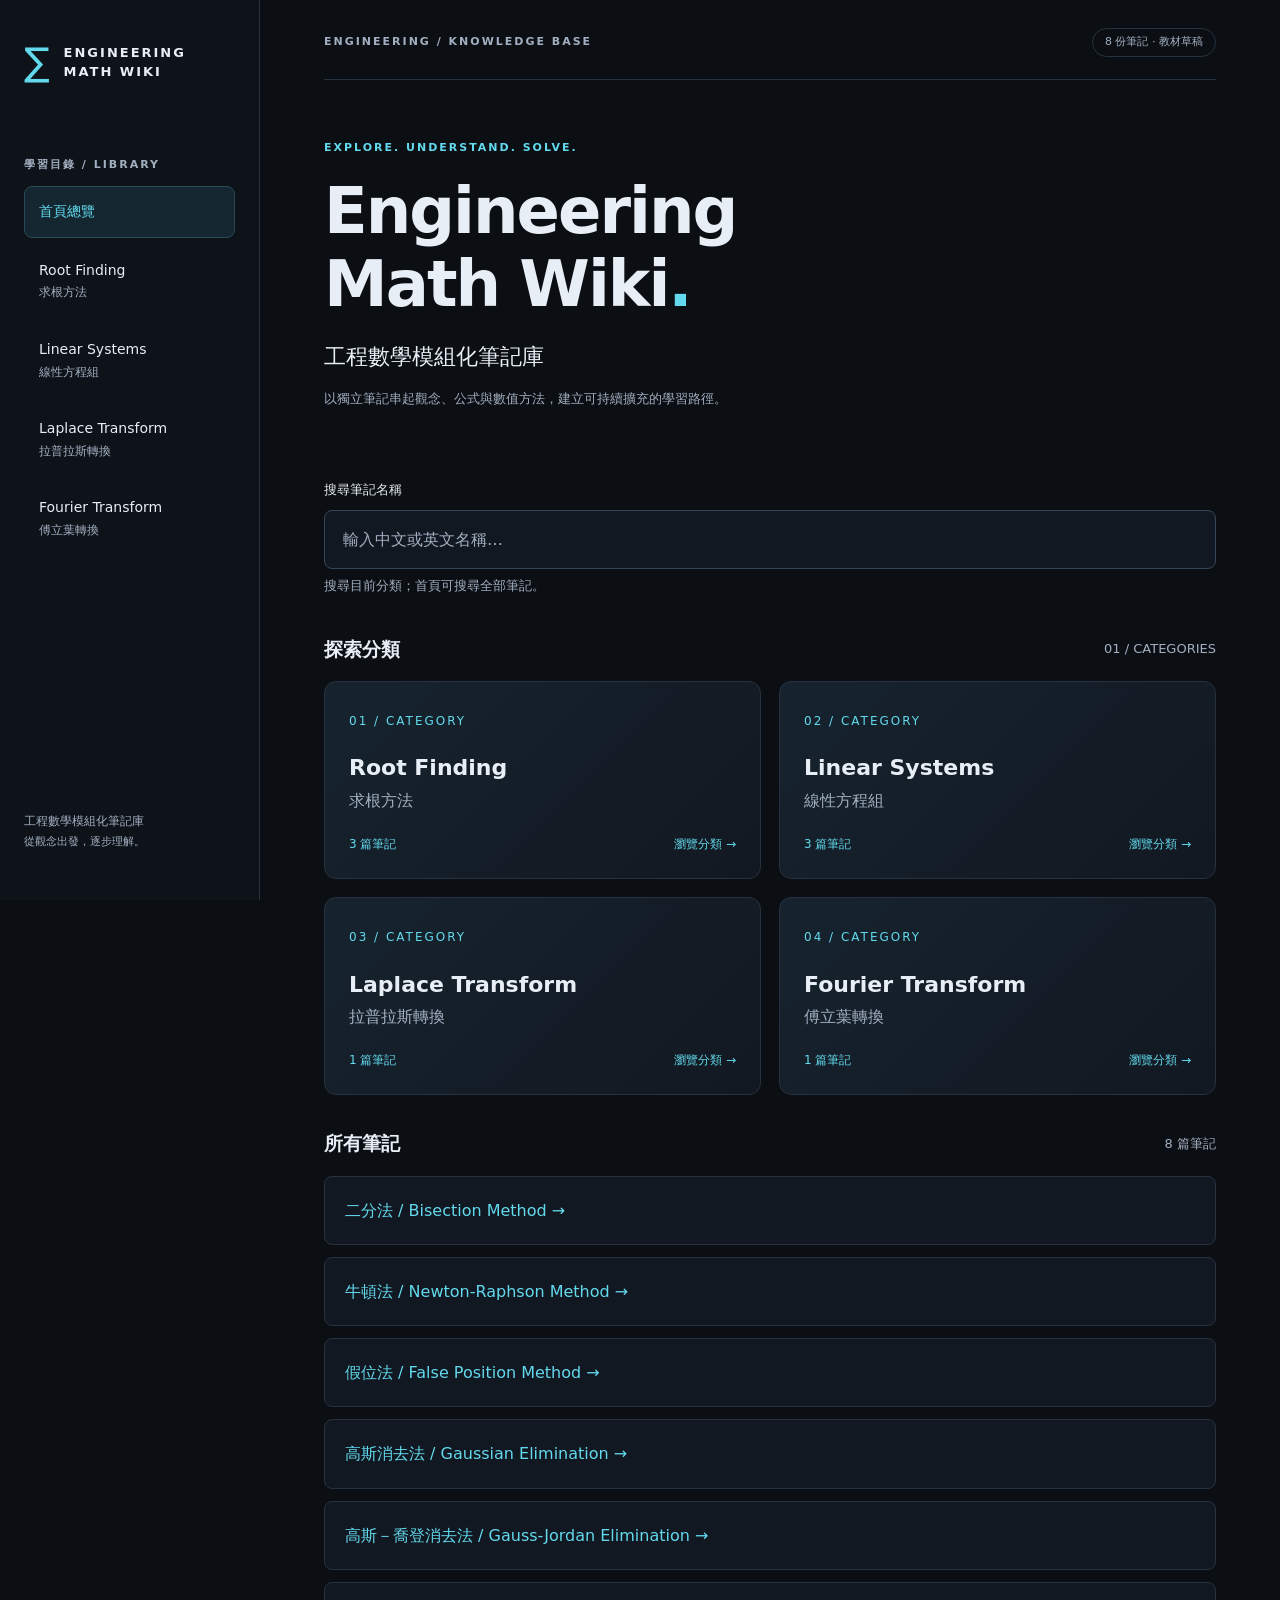
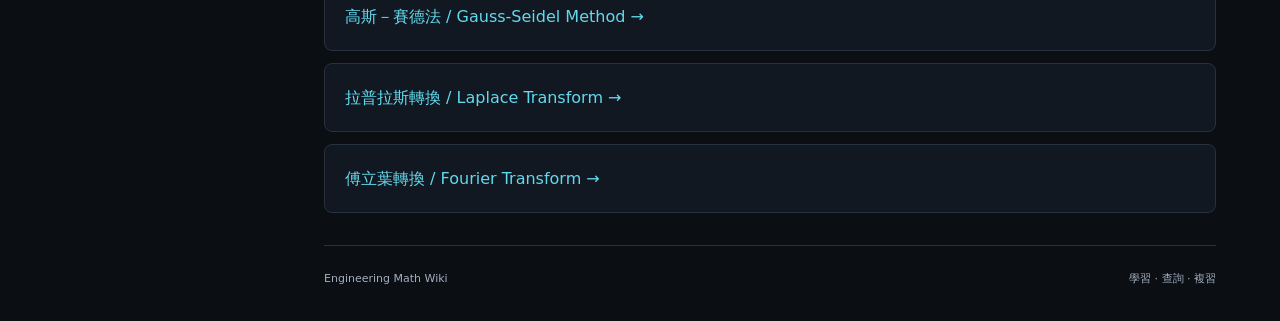
<file: index.html>
<!doctype html>
<html lang="zh-Hant">
<head>
  <meta charset="utf-8">
  <meta name="viewport" content="width=device-width, initial-scale=1">
  <meta name="color-scheme" content="dark">
  <meta name="description" content="工程數學模組化筆記庫：觀念、公式與數值方法的學習空間。">
  <title>Engineering Math Wiki｜工程數學模組化筆記庫</title>
  <link id="katex-style" rel="stylesheet" href="./assets/vendor/katex/katex.min.css">
  <link rel="stylesheet" href="./assets/css/style.css">
  <script src="./assets/vendor/katex/katex.min.js" defer></script>
  <script src="./assets/js/math-notation.js" defer></script>
  <script src="./assets/js/math-renderer.js" defer></script>
  <script src="./assets/js/calculators.js" defer></script>
  <script src="./assets/js/app.js" defer></script>
</head>
<body>
  <a class="skip-link" href="#main">跳至主要內容</a>
  <aside class="sidebar">
    <a class="brand" href="#home"><span class="brand-mark" aria-hidden="true">∑</span><span>ENGINEERING<br>MATH WIKI</span></a>
    <button class="menu-toggle" type="button" aria-expanded="false" aria-controls="navigation">開啟分類導覽</button>
    <nav id="navigation" aria-label="主要導覽">
      <p class="eyebrow">學習目錄 / LIBRARY</p>
      <a href="#home" data-route="home">首頁總覽</a>
      <a href="#category/root-finding" data-route="root-finding">Root Finding<span>求根方法</span></a>
      <a href="#category/linear-systems" data-route="linear-systems">Linear Systems<span>線性方程組</span></a>
      <a href="#category/laplace-transform" data-route="laplace-transform">Laplace Transform<span>拉普拉斯轉換</span></a>
      <a href="#category/fourier-transform" data-route="fourier-transform">Fourier Transform<span>傅立葉轉換</span></a>
    </nav>
    <p class="sidebar-footer">工程數學模組化筆記庫<br><span>從觀念出發，逐步理解。</span></p>
  </aside>
  <main id="main" tabindex="-1">
    <header class="page-header"><span class="eyebrow">ENGINEERING / KNOWLEDGE BASE</span><span class="badge">8 份筆記 · 教材草稿</span></header>
    <section class="hero" aria-labelledby="site-title">
      <p class="eyebrow accent">EXPLORE. UNDERSTAND. SOLVE.</p>
      <h1 id="site-title">Engineering<br>Math Wiki<span class="accent">.</span></h1>
      <p class="subtitle">工程數學模組化筆記庫</p>
      <p class="muted">以獨立筆記串起觀念、公式與數值方法，建立可持續擴充的學習路徑。</p>
    </section>
    <section class="search-panel" aria-label="搜尋筆記">
      <label for="search">搜尋筆記名稱</label>
      <input id="search" type="search" placeholder="輸入中文或英文名稱…" autocomplete="off" aria-describedby="search-hint">
      <p id="search-hint" class="muted">搜尋目前分類；首頁可搜尋全部筆記。</p>
    </section>
    <div id="load-error" class="error" role="alert" hidden></div>
    <noscript><p class="error">請啟用 JavaScript，以載入分類與筆記索引。</p></noscript>
    <section id="categories-section" aria-labelledby="categories-title">
      <div class="section-heading"><h2 id="categories-title">探索分類</h2><span class="muted">01 / CATEGORIES</span></div>
      <div id="category-cards" class="category-grid"></div>
    </section>
    <section aria-labelledby="notes-title">
      <div class="section-heading"><h2 id="notes-title">所有筆記</h2><span id="note-count" class="muted"></span></div>
      <div id="notes" aria-live="polite" aria-busy="true"><p class="empty">正在載入筆記索引…</p></div>
    </section>
    <p id="math-status" role="status" hidden></p>
    <section id="note-detail" class="detail" aria-labelledby="detail-title">
      <span class="eyebrow">NOTE WORKSPACE</span>
      <h2 id="detail-title">詳細筆記區</h2>
      <p class="muted">尚未選取筆記。未來載入資料包後，將在此呈現完整教學內容。</p>
      <ul class="section-preview"><li>觀念與先備知識</li><li>公式與符號</li><li>使用條件與步驟</li><li>完整例題</li><li>MATLAB 程式</li><li>互動計算（實作後提供）</li><li>優缺點與常見錯誤</li><li>參考來源</li></ul>
    </section>
    <footer class="main-footer">Engineering Math Wiki <span>學習 · 查詢 · 複習</span></footer>
  </main>
</body>
</html>
</file>
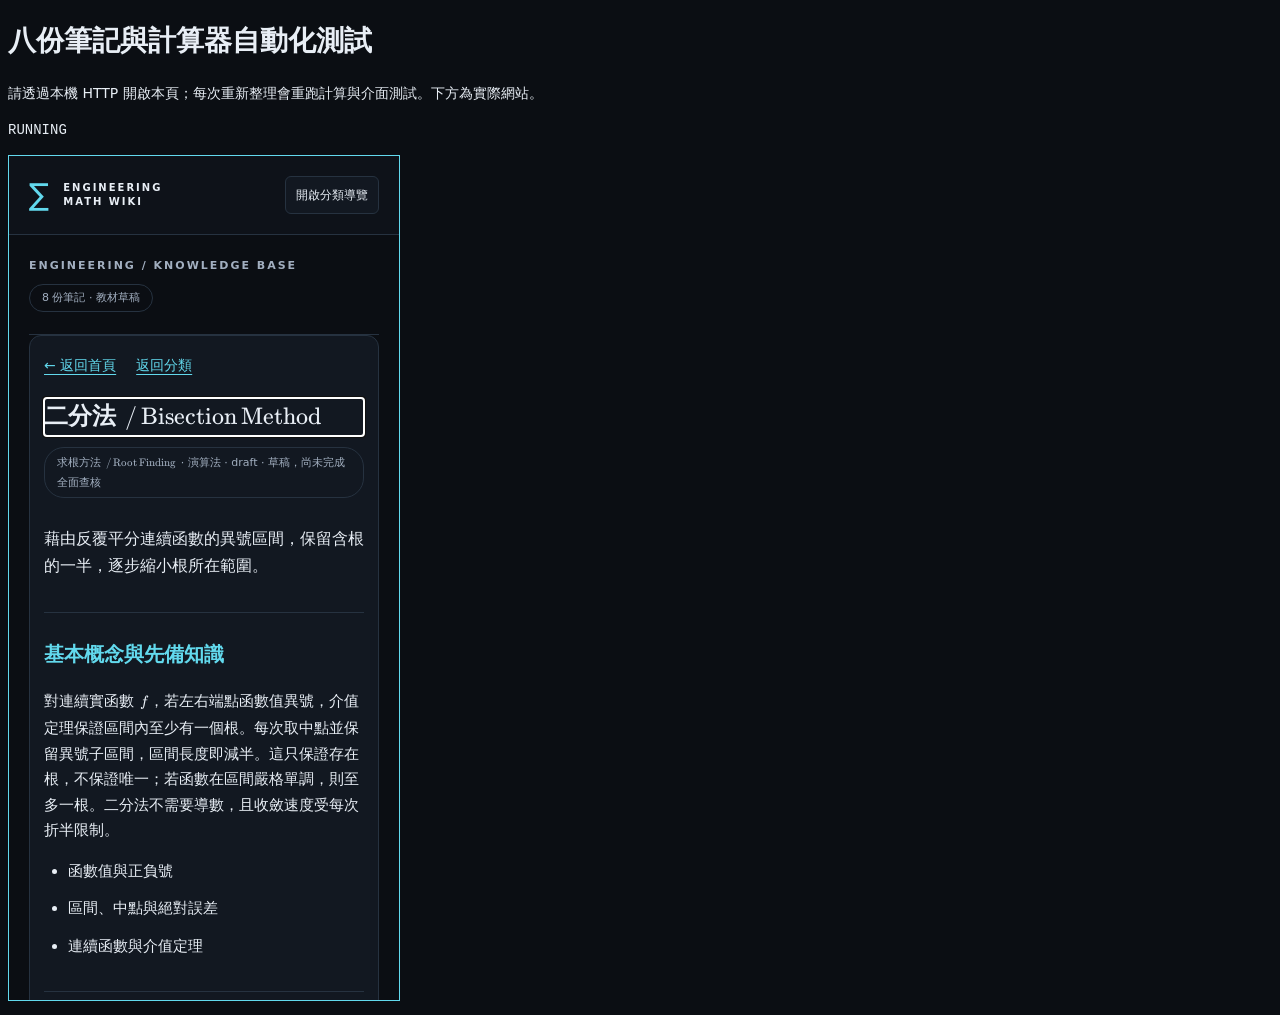
<file: scripts/calculators.test.html>
<!doctype html>
<html lang="zh-Hant">
<head>
<meta charset="utf-8"><meta name="viewport" content="width=device-width, initial-scale=1">
<title>八份筆記與計算器自動化測試</title>
<script src="../assets/js/calculators.js"></script>
<script src="./calculators.test.js"></script>
<script src="./newton-raphson.test.js"></script>
<script src="./pack-examples.test.js"></script>
<script src="./extended-calculators.test.js"></script>
<script src="./transforms.test.js"></script>
<style>body{background:#0b0e13;color:#e8eef5;font:14px/1.6 system-ui}pre{white-space:pre-wrap}iframe{border:1px solid #62d9ed;width:390px;height:844px;max-width:100%}</style>
</head>
<body>
<h1>八份筆記與計算器自動化測試</h1>
<p>請透過本機 HTTP 開啟本頁；每次重新整理會重跑計算與介面測試。下方為實際網站。</p>
<pre id="report" role="status">RUNNING</pre>
<iframe id="site" title="網站測試視窗" src="../index.html#note/bisection"></iframe>
<script>
(async()=>{
 const report=document.querySelector("#report"), frame=document.querySelector("#site");
 const lines=[];
 const check=(ok,title)=>{if(!ok)throw Error(title);lines.push("PASS "+title);};
 const sleep=ms=>new Promise(resolve=>setTimeout(resolve,ms));
 const wait=async(fn)=>{for(let i=0;i<200;i++){if(fn())return;await sleep(25);}throw Error("等待介面逾時");};
 try {
 const core=runCalculatorTests(MathCalculators);
 core.passed.forEach(title=>lines.push("PASS "+title));
 lines.push("DEFAULT RESULT: "+JSON.stringify({xr:core.defaultResult.xr,fr:core.defaultResult.fr,iterations:core.defaultResult.iterations}));
 await wait(()=>frame.contentDocument.querySelector(".calculator-form"));
 const w=frame.contentWindow,d=frame.contentDocument;
 const read=node=>w.MathDisplay?w.MathDisplay.sourceText(node):(node?.textContent||"");
 const pack=await(await fetch("../data/packs/root-finding/bisection.json")).json();
 const entry={id:pack.id,category:pack.category,title_zh:pack.title_zh,title_en:pack.title_en};
 const submit=()=>d.querySelector(".calculator-form").dispatchEvent(new w.Event("submit",{cancelable:true}));
 const value=(name,v)=>{const input=d.querySelector("#calc-"+name);input.value=v;input.dispatchEvent(new w.Event("input",{bubbles:true}));};
 check(d.querySelector("#calc-functionId").options.length===3,"UI 三個固定函數");
 check(d.querySelector("#calc-xl").value==="1"&&d.querySelector("#calc-xu").value==="2"&&d.querySelector("#calc-tolerance").value==="0.0001"&&d.querySelector("#calc-maxIterations").value==="50","UI 預設參數");
 check(read(d.querySelector("#calculator-help")).includes("|f(xr)| <= tolerance")&&read(d.querySelector("#calculator-help")).includes("相對近似誤差"),"UI 明示停止準則差異");
 submit();
 check(d.querySelector(".calculator-success")&&d.querySelectorAll(".iteration-table tbody tr").length===core.defaultResult.iterations,"UI 正常計算、結果與迭代表");
 check(read(d.querySelector(".calculator-output")).includes(String(core.defaultResult.xr)),"UI 顯示近似根");
 value("maxIterations","1");check(!read(d.querySelector(".calculator-output")),"參數變更清除舊結果");
 submit();check(read(d.querySelector(".calculator-warning")).includes("尚未收斂至指定條件"),"UI 迭代不足提示");
 value("xl","2");value("xu","3");submit();check(read(d.querySelector(".calculator-status.error")).includes("同號"),"UI 同號錯誤");
 value("xl","1");value("xu","2");
 for(const invalid of ["0","-1",""]){value("tolerance",invalid);submit();check(Boolean(d.querySelector(".calculator-status.error")),"UI 無效 tolerance "+invalid);}
 value("tolerance","0.0001");value("maxIterations","1.5");submit();check(Boolean(d.querySelector(".calculator-status.error")),"UI 非整數迭代次數");
 value("maxIterations","1001");submit();check(Boolean(d.querySelector(".calculator-status.error")),"UI 迭代次數上限");
 value("maxIterations","50");
 value("functionId","cosine");value("xl","0");value("xu","1");submit();check(Boolean(d.querySelector(".calculator-success")),"UI 切換 cos 函數");
 value("functionId","cubic");value("xl","1");value("xu","2");submit();check(Boolean(d.querySelector(".calculator-success")),"UI 切換三次函數");
 check(d.documentElement.scrollWidth<=390,"390px 手機版無整頁橫向溢出");
 check(w.getComputedStyle(d.querySelector(".calculator-form")).gridTemplateColumns.split(" ").length===1,"手機表單單欄");
 check(read(d.querySelector("pre code"))===pack.matlab_code,"既有 MATLAB 換行縮排未改");
 const collect=v=>typeof v==="string"?[v]:v&&typeof v==="object"?Object.values(v).flatMap(collect):[];
 for(const key of ["summary","concept","prerequisites","formulas","symbols","conditions","steps","example","matlab_explanation","advantages","limitations","common_mistakes","sources"]) {
 check(collect(pack[key]).every(t=>read(d.querySelector("#note-detail")).includes(t)),"教學欄位保留 "+key);
 }
 w.renderPack({...pack,calculator_id:null},entry);check(!d.querySelector(".calculator-form"),"null calculator 不顯示執行按鈕");
 w.renderPack({...pack,calculator_id:"not-implemented"},entry);check(!d.querySelector(".calculator-form"),"未實作 calculator 不顯示執行按鈕");
 w.location.hash="#home";await wait(()=>!d.querySelector("#notes").closest("section").hidden);
 for(const q of ["二分法","Bisection"]){
 const input=d.querySelector("#search");input.value=q;input.dispatchEvent(new w.Event("input"));
 check(d.querySelectorAll(".note-list a").length===1,"搜尋 "+q);
 }
 d.querySelector(".note-list a").click();await wait(()=>d.querySelector(".calculator-form")&&!d.querySelector("#note-detail").hidden);
 check(true,"搜尋結果可進入計算器筆記");
 const searchInput=d.querySelector("#search");searchInput.value="";searchInput.dispatchEvent(new w.Event("input"));
 w.location.hash="#category/root-finding";await sleep(100);check(d.querySelectorAll(".note-list a").length===3,"Root Finding 導覽");
 w.location.hash="#category/linear-systems";await sleep(100);check(d.querySelectorAll(".note-list a").length===3,"Linear Systems 導覽");
 w.location.hash="#note/bisection";await wait(()=>d.querySelector(".calculator-form")&&!d.querySelector("#note-detail").hidden);submit();
 frame.style.width="1280px";await d.fonts.ready;await sleep(50);check(d.documentElement.scrollWidth<=1280,"1280px 桌面版無整頁橫向溢出");
 frame.style.width="390px";

 const newtonCore=runNewtonTests(MathCalculators);
 newtonCore.passed.forEach(title=>lines.push("PASS "+title));
 lines.push("NEWTON DEFAULT: "+JSON.stringify({xr:newtonCore.defaultResult.xr,fr:newtonCore.defaultResult.fr,iterations:newtonCore.defaultResult.iterations}));
 const manifest=await(await fetch("../data/manifest.json")).json();
 w.validateManifest(manifest);
 check(manifest.categories.length===4&&manifest.packs.length===8,"索引四分類與八資料包");
 const ids=new Set();
 for(const item of manifest.packs){
  const data=await(await fetch("../"+item.path.slice(2))).json();
  w.validatePack(data,item);
  check(!ids.has(data.id),"JSON ID 唯一 "+data.id);ids.add(data.id);
  check(data.calculator_id===data.id,"計算器 ID 存在 "+data.id);
 }
 w.location.hash="#home";await wait(()=>!d.querySelector("#notes").closest("section").hidden);
 for(const q of ["牛頓法","Newton","newton-raphson"]){
  const input=d.querySelector("#search");input.value=q;input.dispatchEvent(new w.Event("input"));
  check(d.querySelectorAll(".note-list a").length===1&&d.querySelector(".note-list a").getAttribute("href")==="#note/newton-raphson","Newton 搜尋 "+q);
 }
 d.querySelector(".note-list a").click();await wait(()=>d.querySelector("#calc-x0")&&!d.querySelector("#note-detail").hidden);
 const newtonPack=await(await fetch("../data/packs/root-finding/newton-raphson.json")).json();
 check(read(d.querySelector("#detail-title")).includes("牛頓法"),"Newton 點擊載入筆記");
 check(d.querySelector("#calc-x0").value==="1.5"&&d.querySelector("#calc-tolerance").value==="0.0001"&&d.querySelector("#calc-maxIterations").value==="50","Newton UI 預設值");
 check(d.querySelector("#calc-functionId").options.length===3&&read(d.querySelector("#calc-functionId")).includes("2x"),"Newton UI 三個函數與導數");
 submit();check(d.querySelector(".calculator-success")&&d.querySelectorAll(".iteration-table tbody tr").length===2,"Newton UI 成功與兩列更新");
 check(read(d.querySelector(".calculator-output")).includes(String(newtonCore.defaultResult.xr)),"Newton UI 近似根");
 check(read(d.querySelector("#calculator-help")).includes("|f(x)| <= tolerance"),"Newton UI 殘差意義清楚");
 value("x0","0");submit();check(read(d.querySelector(".calculator-warning")).includes("導數"),"Newton UI 零導數失敗");
 value("x0","1e-15");submit();check(read(d.querySelector(".calculator-warning")).includes("接近零"),"Newton UI 近零導數失敗");
 value("x0","1.5");value("maxIterations","1");submit();check(read(d.querySelector(".calculator-warning")).includes("尚未收斂"),"Newton UI 不足迭代失敗");
 value("maxIterations","50");
 for(const name of ["x0","tolerance"]){value(name,"");submit();check(Boolean(d.querySelector(".calculator-status.error")),"Newton UI 空值 "+name);value(name,name==="x0"?"1.5":"0.0001");}
 value("tolerance","0");submit();check(Boolean(d.querySelector(".calculator-status.error")),"Newton UI 零誤差失敗");
 value("tolerance","0.0001");value("x0","1e308");submit();check(read(d.querySelector(".calculator-warning")).includes("有限"),"Newton UI 數值失敗");
 value("x0","1.5");submit();
 frame.style.width="390px";await d.fonts.ready;await sleep(50);check(d.documentElement.scrollWidth<=390,"Newton 手機版無橫向溢出");
 frame.style.width="1280px";await d.fonts.ready;await sleep(50);check(d.documentElement.scrollWidth<=1280,"Newton 桌面版無橫向溢出");
 check(read(d.querySelector("pre code"))===newtonPack.matlab_code,"Newton MATLAB 換行縮排");
 for(const key of ["summary","concept","prerequisites","formulas","symbols","conditions","steps","example","matlab_explanation","advantages","limitations","common_mistakes","sources"]){
  check(collect(newtonPack[key]).every(t=>read(d.querySelector("#note-detail")).includes(t)),"Newton 全文呈現 "+key);
 }
 const newtonEntry=manifest.packs.find(item=>item.id==="newton-raphson");
 w.renderPack({...newtonPack,calculator_id:null},newtonEntry);check(!d.querySelector(".calculator-form"),"Newton null ID 不顯示計算器");
 frame.style.width="390px";


 runPackExampleTests().forEach(title=>lines.push("PASS "+title));
 const fullManifest=await(await fetch("../data/manifest.json")).json();
 const input=d.querySelector("#search");
 input.value="";input.dispatchEvent(new w.Event("input"));
 w.location.hash="#home";await wait(()=>!d.querySelector("#notes").closest("section").hidden);
 check(d.querySelectorAll(".note-list a").length===8,"首頁八份筆記");
 for(const category of fullManifest.categories){
  w.location.hash="#category/"+category.id;await sleep(100);
  check(d.querySelectorAll(".note-list a").length===fullManifest.packs.filter(p=>p.category===category.id).length,"分類筆記數 "+category.id);
 }
 const newIds=["false-position","gaussian-elimination","gauss-jordan","gauss-seidel"];
 for(const item of fullManifest.packs){
  const p=await(await fetch("../"+item.path.slice(2))).json();
  w.validatePack(p,item);
  for(const query of [item.title_zh,item.title_en]){
   w.location.hash="#home";await sleep(75);
   input.value=query;input.dispatchEvent(new w.Event("input"));
   const anchor=[...d.querySelectorAll(".note-list a")].find(a=>a.getAttribute("href")==="#note/"+item.id);
   check(Boolean(anchor),"六份中英文搜尋 "+item.id+" "+query);
   anchor.click();await wait(()=>!d.querySelector("#note-detail").hidden&&read(d.querySelector("pre code"))===p.matlab_code&&d.querySelector("#note-detail").getAttribute("aria-busy")==="false");
  }
  check(read(d.querySelector("#detail-title")).includes(item.title_zh),"詳細頁標題 "+item.id);
  for(const key of ["summary","concept","prerequisites","formulas","symbols","conditions","steps","example","matlab_explanation","advantages","limitations","common_mistakes","sources"]){
   check(collect(p[key]).every(t=>read(d.querySelector("#note-detail")).includes(t)),"六份非空欄位 "+item.id+" "+key);
  }
  check(read(d.querySelector("pre code"))===p.matlab_code,"六份 MATLAB 逐字保留 "+item.id);
  if(newIds.includes(item.id)){
   check(p.status==="draft"&&p.calculator_id===p.id,"新筆記 draft/對應計算器 "+item.id);
   check(Boolean(d.querySelector(".calculator-form")),"新筆記實際計算器 "+item.id);
   frame.style.width="390px";await d.fonts.ready;await sleep(50);check(d.documentElement.scrollWidth<=390,"新筆記手機無整頁橫向溢出 "+item.id);
  }else{
   submit();check(Boolean(d.querySelector(".calculator-success")),"既有計算器仍可執行 "+item.id);
  }
 }
 input.value="";input.dispatchEvent(new w.Event("input"));


 runExtendedCalculatorTests(MathCalculators).forEach(t=>lines.push("PASS "+t));
 const openNote=async(id)=>{
  w.location.hash="#note/"+id;
  await wait(()=>!d.querySelector("#note-detail").hidden&&d.querySelector("#note-detail").getAttribute("aria-busy")==="false"&&read(d.querySelector("#detail-title")).includes(fullManifest.packs.find(p=>p.id===id).title_en)&&d.querySelector(".calculator-form"));
 };
 await openNote("false-position");
 submit();check(d.querySelector(".calculator-success")&&d.querySelectorAll(".iteration-table tbody tr").length===6,"假位 UI 迭代表與結果");
 value("xl","2");value("xu","3");submit();check(read(d.querySelector(".calculator-status.error")).includes("同號"),"假位 UI 無效區間");
 value("xl","1");value("xu","2");value("maxIterations","1");submit();check(Boolean(d.querySelector(".calculator-warning")),"假位 UI 不足迭代");
 const setMatrix=(A,b)=>{
  const size=d.querySelector("#matrix-size");size.value=String(A.length);size.dispatchEvent(new w.Event("change",{bubbles:true}));
  A.forEach((row,i)=>row.forEach((v,j)=>{const input=d.querySelector("#matrix-a-"+i+"-"+j);input.value=String(v);input.dispatchEvent(new w.Event("input",{bubbles:true}));}));
  b.forEach((v,i)=>{const input=d.querySelector("#matrix-b-"+i);input.value=String(v);input.dispatchEvent(new w.Event("input",{bubbles:true}));});
 };
 const answer=()=>[...d.querySelectorAll(".calculator-summary dt")].flatMap(dt=>/^x\d+$/.test(read(dt))?[Number(read(dt.nextElementSibling))]:[]);
 for(const id of ["gaussian-elimination","gauss-jordan","gauss-seidel"]){
  await openNote(id);
  setMatrix([[4,1],[1,3]],[9,7]);submit();
  check(Boolean(d.querySelector(".calculator-success")),"矩陣 2x2 UI 成功 "+id);
  check(answer().length===2&&Math.abs(answer()[0]-20/11)<1e-4&&Math.abs(answer()[1]-19/11)<1e-4,"矩陣 UI 指定解 "+id);
  check(read(d.querySelector(".calculator-output")).includes("殘差"),"矩陣 UI 殘差 "+id);
  if(id==="gaussian-elimination")check(read(d.querySelector(".calculator-output")).includes("向後代入"),"高斯 UI 回代");
  if(id!=="gauss-seidel")check(d.querySelectorAll(".matrix-steps .matrix-display").length>1,"直接法 UI 矩陣過程 "+id);
  setMatrix(id==="gauss-seidel"?[[4,1,0],[1,4,1],[0,1,3]]:[[0,2,1],[2,1,1],[1,1,3]],id==="gauss-seidel"?[6,12,11]:[7,7,12]);submit();
  check(answer().length===3&&answer().every((v,i)=>Math.abs(v-i-1)<1e-4),"矩陣 3x3 UI "+id);
  check(d.querySelectorAll(".matrix-grid input").length===12,"矩陣尺寸重建 "+id);
  frame.style.width="390px";await d.fonts.ready;await sleep(50);check(d.documentElement.scrollWidth<=390,"矩陣手機無整頁溢出 "+id);
  check([...d.querySelectorAll(".matrix-grid input")].every(i=>i.getBoundingClientRect().height>=44),"矩陣手機觸控高度 "+id);
  const bad=d.querySelector("#matrix-a-0-0");bad.value="";bad.dispatchEvent(new w.Event("input",{bubbles:true}));submit();check(Boolean(d.querySelector(".calculator-status.error")),"矩陣 UI 留白錯誤 "+id);
  if(id==="gauss-seidel"){
   setMatrix([[0,1],[1,3]],[1,2]);submit();check(read(d.querySelector(".calculator-status.error")).includes("對角"),"賽德 UI 零對角");
   setMatrix([[1,2],[2,5]],[3,7]);const limit=d.querySelector("#matrix-maxIterations");limit.value="1000";submit();
   check(d.querySelector(".calculator-success")&&read(d.querySelector(".convergence-hint")).includes("仍可能收斂"),"賽德 UI 非對角優勢提示");
   setMatrix([[1,2],[2,1]],[3,3]);submit();check(read(d.querySelector(".calculator-warning")).includes("疑似發散"),"賽德 UI 發散");
  }else{
   setMatrix([[1,2],[2,4]],[3,6]);submit();check(d.querySelector(".calculator-warning")&&!d.querySelector(".calculator-summary"),"直接法 UI 無假唯一解 "+id);
  }
 }
 frame.style.width="1280px";await d.fonts.ready;await sleep(50);check(d.documentElement.scrollWidth<=1280,"矩陣桌面無整頁溢出");


 runTransformTests(MathCalculators).forEach(t=>lines.push("PASS "+t));
 const transformValue=(name,v)=>{
  const input=d.querySelector("#transform-"+name);input.value=String(v);
  input.dispatchEvent(new w.Event(name==="functionId"?"change":"input",{bubbles:true}));
 };
 const transformResult=title=>{const dt=[...d.querySelectorAll(".transform-output dt")].find(dt=>read(dt)===title);return dt?read(dt.nextElementSibling):undefined;};
 await openNote("laplace-transform");
 check(d.querySelector("#transform-functionId").options.length===4,"Laplace UI four fixed functions");
 submit();check(d.querySelector(".calculator-success")&&Math.abs(Number(transformResult("F(s) 實部"))-.3)<1e-12&&Math.abs(Number(transformResult("F(s) 虛部"))+.1)<1e-12,"Laplace UI complex example");
 transformValue("omega",0);submit();check(Math.abs(Number(transformResult("F(s) 實部"))-1/3)<1e-12,"Laplace UI real example");
 transformValue("sigma",-3);submit();
 check(read(d.querySelector(".calculator-warning")).includes("積分不收斂")&&transformResult("F(s) 實部")===undefined,"Laplace UI ROC hides numeric value");
 transformValue("functionId","sine");transformValue("sigma",1);transformValue("b",2);submit();
 check(Math.abs(Number(transformResult("F(s) 實部"))-.4)<1e-12,"Laplace UI sine .4");
 check(d.querySelector("#transform-a").disabled&&!d.querySelector("#transform-b").disabled,"Laplace UI conditional parameters");
 transformValue("b",0);submit();check(Boolean(d.querySelector(".calculator-status.error")),"Laplace UI invalid b");
 transformValue("functionId","constant");submit();check(Boolean(d.querySelector(".calculator-success")),"Laplace UI ignores inactive parameters");
 frame.style.width="390px";await d.fonts.ready;await sleep(50);check(d.documentElement.scrollWidth<=390,"Laplace mobile width");
 await openNote("fourier-transform");
 check(d.querySelector("#transform-functionId").options.length===3,"Fourier UI three fixed functions");
 submit();check(Number(transformResult("F(ω)"))===2,"Fourier UI exponential omega0");
 transformValue("omega",1);submit();check(Number(transformResult("F(ω)"))===1,"Fourier UI exponential omega1");
 transformValue("functionId","gaussian");transformValue("omega",0);submit();check(Math.abs(Number(transformResult("F(ω)"))-Math.sqrt(Math.PI))<1e-12,"Fourier UI Gaussian");
 transformValue("functionId","rectangle");transformValue("A",2);transformValue("T",3);submit();
 check(Number(transformResult("F(ω)"))===6&&Number(transformResult("幅度 |F(ω)|"))===6,"Fourier UI rectangle zero frequency");
 check(d.querySelector("#transform-a").disabled&&!d.querySelector("#transform-T").disabled,"Fourier UI conditional parameters");
 transformValue("T",0);submit();check(Boolean(d.querySelector(".calculator-status.error")),"Fourier UI invalid T");
 transformValue("T",3);transformValue("A","");submit();check(Boolean(d.querySelector(".calculator-status.error")),"Fourier UI blank amplitude");
 transformValue("A",2);submit();
 check(read(d.querySelector("#transform-help")).includes("rad/s")&&read(d.querySelector("#transform-help")).includes("Hz"),"Fourier UI angular vs ordinary frequency");
 check(d.documentElement.scrollWidth<=390,"Fourier mobile width");
 frame.style.width="1280px";await d.fonts.ready;await sleep(50);check(d.documentElement.scrollWidth<=1280,"Transforms desktop width");
 for(const category of fullManifest.categories){
  const nav=d.querySelector('nav a[data-route="'+category.id+'"]');check(Boolean(nav),"Sidebar category link "+category.id);
 }


 check(w.MathDisplay.available(),"本地 KaTeX 與 CSS 載入");
 for(const item of fullManifest.packs){
  await openNote(item.id);w.MathDisplay.renderTree(d.querySelector("#note-detail"));
  const p=await(await fetch("../"+item.path.slice(2))).json();
  const scan=value=>{
   if(typeof value==="string"){
    for(const m of value.matchAll(/\\\(([\s\S]*?)\\\)|\\\[([\s\S]*?)\\\]/g)){
     w.katex.renderToString(m[1]??m[2],{throwOnError:true,trust:false,strict:"error"});
    }
   }else if(Array.isArray(value))value.forEach(scan);
   else if(value&&typeof value==="object")Object.entries(value).forEach(([k,v])=>{if(!["matlab_code","sources"].includes(k))scan(v);});
  };
  scan(p);
  check(d.querySelectorAll("#note-detail .katex").length>10,"筆記實際 KaTeX 渲染 "+item.id);
  check(!d.querySelector("#note-detail .math-error"),"所有公式語法正常 "+item.id);
  check(!d.querySelector("pre code .katex")&&d.querySelector("pre code").textContent===p.matlab_code,"MATLAB 未渲染且原文保留 "+item.id);
  if(item.id==="newton-raphson")check(d.querySelector(".formula-list .mfrac"),"牛頓公式分數");
  if(item.id==="gaussian-elimination")check([...d.querySelectorAll(".katex annotation")].some(a=>a.textContent.includes("array")||a.textContent.includes("bmatrix")),"高斯矩陣渲染");
  if(["laplace-transform","fourier-transform"].includes(item.id))check([...d.querySelectorAll(".formula-list annotation")].some(a=>a.textContent.includes("\\int")),"轉換積分渲染 "+item.id);
  submit();w.MathDisplay.renderTree(d.querySelector("#note-detail"));
  check(Boolean(d.querySelector(".calculator-success")),"LaTeX 顯示下數值計算正常 "+item.id);
  check(d.querySelector(".calculator .katex")&&!d.querySelector(".calculator .math-error"),"計算器輸入與結果排版 "+item.id);
  if(["gaussian-elimination","gauss-jordan"].includes(item.id))check(d.querySelector(".matrix-steps .katex"),"計算器矩陣 KaTeX "+item.id);
  frame.style.width="390px";await d.fonts.ready;await sleep(50);
  check(d.documentElement.scrollWidth<=390,"LaTeX 手機寬度 "+item.id);
 }
 const long=w.MathDisplay.mathNode("x="+Array(80).fill("\\frac{1}{n^2}").join("+"),true,"長公式");
 d.querySelector("#note-detail").append(long);w.MathDisplay.renderTree(d.querySelector("#note-detail"));
 check(long.scrollWidth>long.clientWidth&&d.documentElement.scrollWidth<=390,"長獨立公式局部水平捲動");
 long.remove();
 const examples=[
  "\\begin{vmatrix}1&2\\\\3&4\\end{vmatrix}=-2",
  "\\lim_{x\\to0}\\frac{\\sin x}{x}=1",
  "\\sqrt{x_1^2+x_2^2}",
  "\\begin{cases}x+y=1\\\\x-y=0\\end{cases}"
 ];
 for(const tex of examples){const node=w.MathDisplay.mathNode(tex,true,tex);check(node.dataset.mathState==="rendered","支援進階 LaTeX "+tex);}
 check(w.MathNotation.latex("-t^2").startsWith("-")&&!w.MathNotation.latex("-t^2").startsWith("{-"),"負號與平方優先序");
 check(w.MathNotation.latex("e^(-at^2)").includes("-a")&&w.MathNotation.latex("e^(-at^2)").includes("{t}^{2}"),"a*t^2 乘法優先序");
 const injected=w.MathDisplay.mathNode("\\href{javascript:alert(1)}{x}",false,"不可信公式");
 d.querySelector("#note-detail").append(injected);
 check(!injected.querySelector("a[href^='javascript:']")&&!injected.querySelector("script"),"不信任 LaTeX 連結");
 injected.remove();
 const savedKatex=w.katex;w.katex=undefined;
 await openNote("bisection");w.MathDisplay.renderTree(d.querySelector("#note-detail"));
 check(!d.querySelector("#math-status").hidden&&Boolean(d.querySelector(".math-fallback")),"模擬 KaTeX 缺載時顯示原式與提示");
 submit();check(Boolean(d.querySelector(".calculator-success")),"KaTeX 缺載時計算器仍可用");
 w.katex=savedKatex;w.MathDisplay.renderTree(d.querySelector("#note-detail"));
 check(d.querySelector("#math-status").hidden&&Boolean(d.querySelector(".katex")),"KaTeX 恢復後可重新渲染");
 frame.style.width="1280px";

 report.textContent=lines.join("\n")+"\nALL TESTS PASSED";
 }catch(error){report.textContent=lines.join("\n")+"\nFAIL "+error.message;document.title="FAIL";}
})();
</script>
</body></html>
</file>
<file: assets/css/style.css>
:root { color-scheme: dark; --bg: #0b0e13; --panel: #121821; --line: #263240; --text: #e8eef5; --muted: #a2afc0; --accent: #62d9ed; }
* { box-sizing: border-box; }
body { margin: 0; background: var(--bg); color: var(--text); font-family: system-ui, "Microsoft JhengHei", sans-serif; line-height: 1.7; }
a { color: inherit; text-decoration: none; }
button, input { font: inherit; }
a:focus-visible, button:focus-visible, input:focus-visible { outline: 3px solid var(--accent); outline-offset: 4px; }
[hidden] { display: none !important; }
.skip-link { position: fixed; top: -100px; left: 16px; z-index: 10; padding: 10px; background: var(--panel); }
.skip-link:focus { top: 12px; }
.sidebar { width: 260px; position: fixed; inset: 0 auto 0 0; padding: 36px 24px; border-right: 1px solid var(--line); background: #0e1219; display: flex; flex-direction: column; }
.brand { display: flex; align-items: center; gap: 12px; font-size: 13px; font-weight: 750; line-height: 1.4; letter-spacing: 2px; }
.brand-mark { color: var(--accent); font-size: 38px; font-weight: 400; }
nav { margin-top: 56px; }
.eyebrow { font-size: 11px; letter-spacing: 2px; color: var(--muted); font-weight: 600; }
nav a { display: block; padding: 13px 14px; border: 1px solid transparent; border-radius: 8px; margin: 7px 0; font-size: 14px; }
nav a span { display: block; font-size: 12px; color: var(--muted); }
nav a:hover, nav a[aria-current="page"] { border-color: #294958; background: #142730; color: var(--accent); }
.sidebar-footer { margin-top: auto; padding-top: 30px; font-size: 12px; color: var(--muted); }
.sidebar-footer span { font-size: 11px; }
main { max-width: 1440px; margin-left: 260px; padding: 28px clamp(24px, 5vw, 80px); }
.page-header, .section-heading, .main-footer { display: flex; align-items: center; justify-content: space-between; gap: 16px; }
.page-header { padding-bottom: 22px; border-bottom: 1px solid var(--line); }
.badge { border: 1px solid var(--line); border-radius: 20px; padding: 4px 12px; color: var(--muted); font-size: 11px; }
.hero { padding: 48px 0 24px; }
h1 { font-size: clamp(36px, 5vw, 68px); line-height: 1.13; letter-spacing: -2px; margin: 18px 0; overflow-wrap: anywhere; }
.subtitle { font-size: 22px; margin: 14px 0 8px; }
.muted { color: var(--muted); font-size: 13px; }
.accent { color: var(--accent); }
.search-panel { margin: 16px 0 36px; }
.search-panel label { display: block; font-size: 13px; margin-bottom: 8px; }
input { width: 100%; padding: 15px 18px; border: 1px solid #354659; border-radius: 8px; background: var(--panel); color: var(--text); }
input::placeholder { color: var(--muted); }
.search-panel p { margin: 6px 0; }
section { margin-bottom: 32px; }
h2 { font-size: 19px; margin: 0; }
.section-heading { margin-bottom: 16px; }
.category-grid { display: grid; grid-template-columns: repeat(2, minmax(0, 1fr)); gap: 18px; }
.category-card { display: block; padding: 24px; background: linear-gradient(135deg, #16232e, var(--panel)); border: 1px solid var(--line); border-radius: 12px; }
.category-card:hover { border-color: var(--accent); }
.card-number { font-size: 12px; letter-spacing: 2px; color: var(--accent); }
.category-card h3 { font-size: 22px; margin: 16px 0 0; }
.category-card p { margin: 0 0 20px; color: var(--muted); }
.card-footer { display: flex; justify-content: space-between; font-size: 12px; color: var(--accent); }
.empty { text-align: center; padding: 36px 20px; border: 1px dashed #354659; border-radius: 10px; color: var(--muted); }
.error { margin-bottom: 24px; padding: 18px; border: 1px solid #e7a4a4; background: #341d25; border-radius: 8px; color: #ffd3d3; }
.detail { padding: 24px; border: 1px solid var(--line); border-radius: 12px; background: var(--panel); }
.detail h2 { margin-top: 8px; }
.section-preview { display: flex; flex-wrap: wrap; gap: 8px; list-style: none; padding: 0; margin-bottom: 0; }
.section-preview li { padding: 6px 10px; border: 1px solid var(--line); border-radius: 5px; color: var(--muted); font-size: 12px; }
.main-footer { padding: 24px 0 4px; border-top: 1px solid var(--line); font-size: 11px; color: var(--muted); }
.menu-toggle { display: none; }
@media (max-width: 760px) {
  .sidebar { position: static; width: 100%; padding: 18px 20px; display: grid; grid-template-columns: 1fr auto; align-items: center; border-right: 0; border-bottom: 1px solid var(--line); }
  .brand { font-size: 10px; }
  .brand-mark { font-size: 30px; }
  .menu-toggle { display: block; border: 1px solid var(--line); color: var(--text); background: var(--panel); padding: 8px 10px; border-radius: 6px; font-size: 12px; }
  nav { display: none; grid-column: 1 / -1; margin-top: 16px; }
  nav.is-open { display: block; }
  .sidebar-footer { display: none; }
  main { margin-left: 0; padding: 22px 20px; }
  .page-header { flex-wrap: wrap; gap: 8px; }
  .hero { padding-top: 30px; }
  .category-grid { grid-template-columns: 1fr; }
  .section-heading { flex-wrap: wrap; }
  .main-footer { flex-wrap: wrap; }
}
@media (prefers-reduced-motion: no-preference) {
  .category-card, nav a { transition: border-color .15s ease, background-color .15s ease; }
}
/* Data-driven note reader */
.note-list { list-style: none; padding: 0; margin: 0; display: grid; gap: 12px; }
.note-list a { display: block; padding: 20px; border: 1px solid var(--line); background: var(--panel); border-radius: 8px; color: var(--accent); overflow-wrap: anywhere; }
.note-list a:hover { border-color: var(--accent); }
.detail { min-width: 0; overflow-wrap: anywhere; }
.note-back { display: flex; flex-wrap: wrap; gap: 20px; margin-bottom: 20px; color: var(--accent); font-size: 14px; }
.note-back a, .source-item a { text-decoration: underline; text-underline-offset: 4px; }
.detail > h2 { font-size: clamp(24px, 3vw, 34px); line-height: 1.4; }
.note-meta { display: inline-block; white-space: normal; }
.note-section { margin-top: 32px; margin-bottom: 0; padding-top: 24px; border-top: 1px solid var(--line); }
.note-section h3 { font-size: 20px; color: var(--accent); margin: 0 0 16px; }
.note-section h4 { margin: 22px 0 8px; font-size: 16px; }
.note-section p, .note-section li { white-space: pre-wrap; }
.note-section li { margin-bottom: 12px; }
.note-section ul, .note-section ol { padding-left: 24px; }
.formula-list { list-style: none; padding-left: 0 !important; }
.formula-list li { background: #0b151e; border-left: 3px solid var(--accent); padding: 12px 16px; font-family: ui-monospace, Consolas, monospace; }
.table-scroll { overflow-x: auto; max-width: 100%; margin-top: 20px; }
table { width: 100%; border-collapse: collapse; font-size: 14px; }
caption { text-align: left; color: var(--muted); margin-bottom: 8px; }
th, td { text-align: left; vertical-align: top; padding: 12px; border: 1px solid var(--line); }
th { background: #0b151e; }
.example-answer { background: #122a30; padding: 16px; border-radius: 8px; }
pre { max-width: 100%; overflow-x: auto; padding: 18px; background: #080c11; border: 1px solid #36475a; border-radius: 8px; white-space: pre; tab-size: 4; }
pre code { font: 13px/1.8 ui-monospace, Consolas, monospace; overflow-wrap: normal; word-break: normal; }
pre:focus-visible, .table-scroll:focus-visible { outline: 3px solid var(--accent); outline-offset: 3px; }
.copy-button { padding: 9px 14px; border: 1px solid var(--accent); border-radius: 6px; background: #142730; color: var(--accent); cursor: pointer; }
.copy-button:disabled { opacity: .65; cursor: wait; }
.source-item { margin-top: 16px; padding-left: 16px; border-left: 2px solid var(--line); }
.source-item p { margin: 6px 0; }
@media (max-width: 760px) {
  .detail { padding: 18px 14px; }
  .note-section { font-size: 15px; }
  th, td { padding: 8px; }
  pre { padding: 12px; }
}

/* Bisection calculator */
.calculator { padding: 24px 18px; border: 1px solid #345866; border-radius: 10px; background: #0d1b24; }
.calculator-form { display: grid; grid-template-columns: repeat(2, minmax(0, 1fr)); gap: 16px; align-items: end; }
.calculator-field { min-width: 0; }
.calculator-field label { display: block; font-size: 13px; margin-bottom: 6px; }
.calculator-field select { width: 100%; min-width: 0; padding: 15px 12px; font: inherit; background: var(--panel); color: var(--text); border: 1px solid #354659; border-radius: 8px; }
.calculator-field input { min-width: 0; }
.calculator-field select:focus-visible { outline: 3px solid var(--accent); outline-offset: 3px; }
.calculator-form > button { min-height: 48px; }
.calculator-status:empty { display: none; }
.calculator-status { padding: 14px; border: 1px solid var(--line); border-radius: 6px; }
.calculator-success { border-color: #65ccad; color: #a6efd6; }
.calculator-warning { border-color: #d7b274; color: #f5d8a9; }
.calculator-summary { display: grid; grid-template-columns: minmax(100px, 1fr) minmax(0, 2fr); gap: 8px 16px; }
.calculator-summary dt { color: var(--muted); }
.calculator-summary dd { margin: 0; overflow-wrap: anywhere; }
.iteration-table { min-width: 740px; }
.iteration-table td:not(:last-child) { white-space: nowrap; font-family: ui-monospace, Consolas, monospace; }
.iteration-table td:last-child { min-width: 220px; }
@media (max-width: 760px) {
  .calculator { padding: 18px 12px; }
  .calculator-form { grid-template-columns: 1fr; }
  .calculator-summary { grid-template-columns: 1fr; gap: 2px; }
  .calculator-summary dd { margin-bottom: 12px; }
}

/* Small editable augmented matrices */
.matrix-form .full-width { grid-column: 1 / -1; }
.matrix-fields { min-inline-size: 0; margin: 0; padding: 12px; border: 1px solid var(--line); border-radius: 8px; }
.matrix-fields legend { padding: 0 6px; font-size: 14px; }
.matrix-grid, .guess-grid { display: grid; gap: 8px; }
.matrix-cell { min-width: 0; }
.matrix-cell label { display: block; font-size: 11px; margin-bottom: 4px; color: var(--muted); }
.matrix-cell input { min-width: 0; min-height: 44px; padding: 8px 4px; text-align: center; font-size: 14px; }
.constant-cell { border-left: 2px solid var(--accent); padding-left: 6px; }
.matrix-steps { padding-left: 22px; }
.matrix-steps pre { font-size: 13px; }
.linear-iteration-table { min-width: 480px; font-family: ui-monospace, Consolas, monospace; }
.convergence-hint { padding: 12px; border-left: 3px solid var(--accent); background: var(--panel); }
@media(max-width:760px){
 .matrix-fields { padding: 8px; }
 .matrix-grid, .guess-grid { gap: 5px; }
}

.transform-output dd { white-space: pre-wrap; }
@media(min-width:761px) { .sidebar { overflow-y: auto; } }
/* KaTeX expressions are locally scrollable, including inline long expressions. */
.math-display { display: block; max-width: 100%; min-width: 0; overflow-x: auto; overflow-y: hidden; padding: 8px 3px; text-align: center; }
.math-inline { display: inline-block; max-width: 100%; overflow-x: auto; overflow-y: hidden; vertical-align: middle; padding: 2px 1px; }
.math-fragment { display: inline; }
.math-expression .katex { font-size: 1.05em; }
.math-display .katex-display { margin: .3em 0; }
.math-display .katex-display > .katex { white-space: nowrap; }
.math-fallback { font-family: ui-monospace, Consolas, monospace; white-space: pre-wrap; overflow-wrap: anywhere; }
.math-error { color: #ffd3d3; border-bottom: 1px dotted #e7a4a4; }
.math-problem { margin: 12px 0; min-width: 0; }
.formula-list li { font-family: inherit; }
.matrix-display { border: 1px solid var(--line); border-radius: 8px; background: #080c11; margin: 12px 0; padding: 12px; }
#math-status { border: 1px solid #d7b274; color: #f5d8a9; padding: 12px; border-radius: 8px; margin: 16px 0; }
@media(max-width:760px) {
 .math-expression .katex { font-size: 1em; }
 .math-display { padding: 8px 1px; }
}

/* Contain wide iteration tables without propagating their intrinsic width. */
.calculator-output { min-width: 0; max-width: 100%; overflow-x: hidden; }
.table-scroll { width: 100%; min-width: 0; }
</file>
